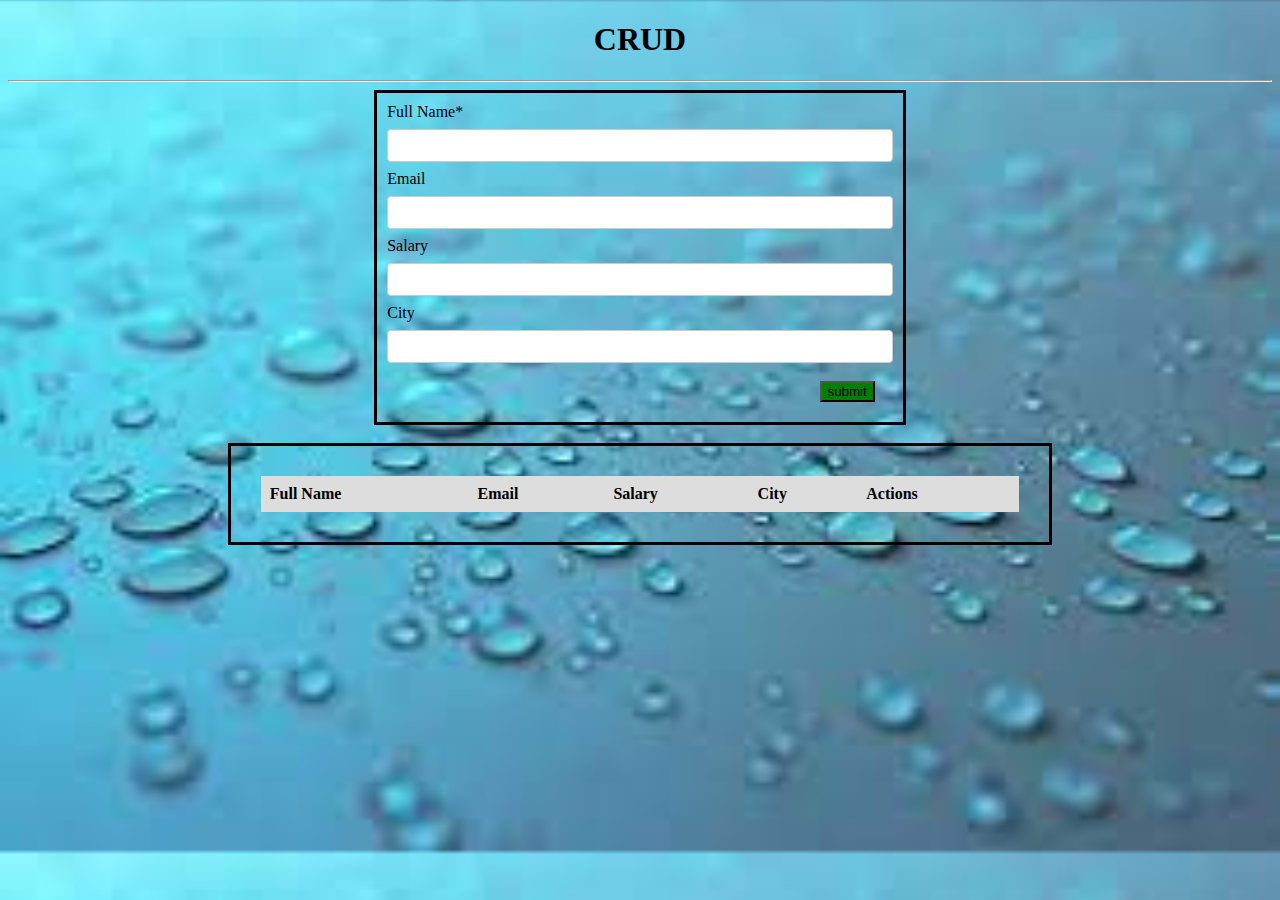
<file: index.html>
<!DOCTYPE html>
<html>

<head>
    <title>
        JavaScript CRUD Example Tutorial
    </title>
    <link rel="stylesheet" href="style.css">
</head>

<body class="pic">

	<h1><center> CRUD </center></h1>
	<hr>
			<div class="employee-form">
                <form method="post" action="post" id="form" >
                    <div>
                        <label>Full Name*</label><label class="validation-error hide" id="fullNameValidationError">This field is required.</label>
                        <input type="text" name="fullName" id="fullName">
                    </div>
                    <div>
                        <label>Email </label>
                        <input type="text" name="email" id="email">
                    </div>
                    <div>
                        <label>Salary</label>
                        <input type="text" name="salary" id="salary">
                    </div>
                    <div>
                      <label>City</label>
                      <input type="text" name="city" id="city">
                  </div>
                  <div  class="form-action-buttons">
                      <button type="submit" style="background-color: green "  >submit</button>
                  </div>
              </form>
  </div>
  <br/>
  <div class = "employees-table">
              <table class="list" id="employeeList">
                  <thead>
                      <tr>
                          <th>Full Name</th>
                          <th>Email </th>
                          <th>Salary</th>
                          <th>City</th>
                          <th>Actions</th>
                      </tr>
                  </thead>
                  <tbody id="table_body">

                  </tbody>
              </table>
      </div>
  <script src="script.js"></script>
</body>
</html>
</file>
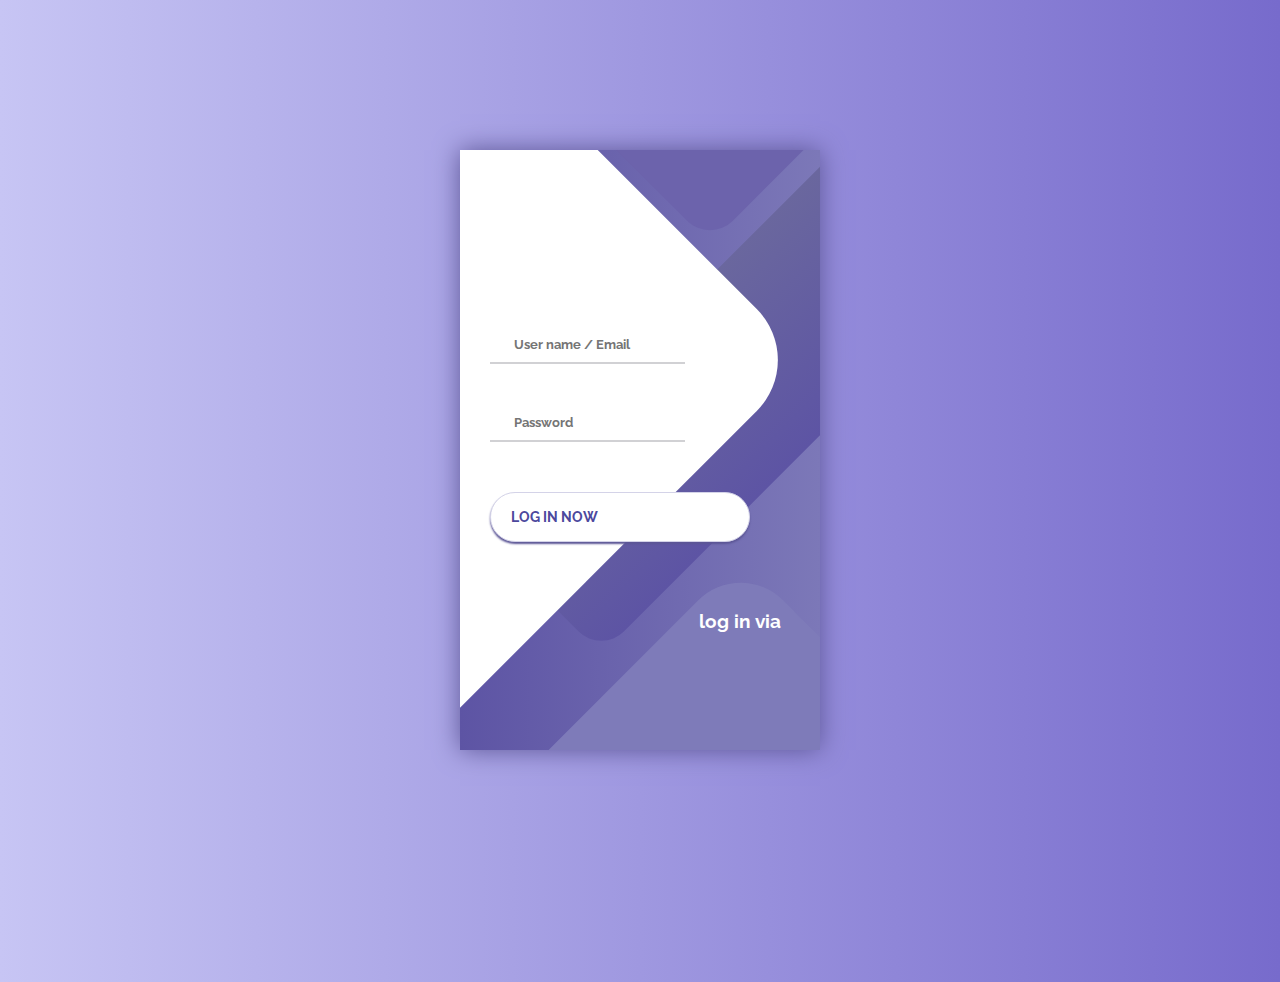
<file: login.html>
<!DOCTYPE html>
<html lang="en">
<head>
    <meta charset="UTF-8">
    <meta http-equiv="X-UA-Compatible" content="IE=edge">
    <meta name="viewport" content="width=device-width, initial-scale=1.0">
    <title>Document</title>
    <link rel="stylesheet" href="login.css">
</head>
<body>
    <div class="container">
        <div class="screen">
            <div class="screen__content">
                <form class="login">
                    <div class="login__field">
                        <i class="login__icon fas fa-user"></i>
                        <input type="text" class="login__input" placeholder="User name / Email" id="email">
                    </div>
                    <div class="login__field">
                        <i class="login__icon fas fa-lock"></i>
                        <input type="password" class="login__input" placeholder="Password" id="Password">
                    </div>
                    <button type="button" class="button login__submit" id="submit" onclick="validate()">
                        <span class="button__text">Log In Now</span>
                        <i class="button__icon fas fa-chevron-right"></i>
                    </button>				
                </form>
                <div class="social-login">
                    <h3>log in via</h3>
                    <div class="social-icons">
                        <a href="#" class="social-login__icon fab fa-instagram"></a>
                        <a href="#" class="social-login__icon fab fa-facebook"></a>
                        <a href="#" class="social-login__icon fab fa-twitter"></a>
                    </div>
                </div>
            </div>
            <div class="screen__background">
                <span class="screen__background__shape screen__background__shape4"></span>
                <span class="screen__background__shape screen__background__shape3"></span>		
                <span class="screen__background__shape screen__background__shape2"></span>
                <span class="screen__background__shape screen__background__shape1"></span>
            </div>		
        </div>
    </div>
    <script>
        var attempt = 3;
function validate(){
var email = document.getElementById("email").value;
var Password = document.getElementById("Password").value;
if ( email == "jathu9803@gmail.com" && Password == "12345678"){
alert ("Login successfully");
window.location = "index.html";
return false;
}
else{
alert("please enter your email & password");
if( attempt == 0){
document.getElementById("email").disabled = true;
document.getElementById("Password").disabled = true;
document.getElementById("submit").disabled = true;
return false;
}
}
}

        function manage(txt) {
            var bt = document.getElementById('submit');
            if (email.value != '' && Password.value != '') {
                bt.disabled = false;
            }
            else {
                bt.disabled = true;
            }
        }
    </script>
</body>
</html>
</file>
<file: style.css>
.pic{
  background-image: url([data-uri]);
  background-size: cover;
}

.employee-form {
  border-style: solid;
  padding: 10px;
  margin: auto;
  width: 40%;
}

.employees-table {
  border-style: solid;
  padding: 30px;
  margin: auto;
  width: 60%;
  
}

body > table{
  width: 80%;
}
table{
  border-collapse: collapse;
}
table.list{
  width:100%;
}

td, th {
  border: 1px solid #dddddd;
  text-align: left;
  padding: 8px;
}
tr:nth-child(even),table.list thead>tr {
  background-color: #dddddd;
}

input[type=text], input[type=number] {
  width: 100%;
  padding: 8px 20px;
  margin: 8px 0;
  display: inline-block;
  border: 1px solid #ccc;
  border-radius: 4px;
  box-sizing: border-box;
}
input[type=submit] {
  width: 30%;
  background-color: black;
  color: white;
  padding: 10px 18px;
  border: none;
  border-radius: 5px;
  cursor: pointer;
}

form div.form-action-buttons{
  text-align: right;
  padding: 10px 18px;
  
}

a{
  cursor: pointer;
  text-decoration: underline;
  color: #0000ee;
  margin-right: 4px;
}

label.validation-error{
  color:   red;
  margin-left: 5px;
}

.hide{
  display:none;
}
</file>
<file: login.css>
@import url('https://fonts.googleapis.com/css?family=Raleway:400,700');

* {
	box-sizing: border-box;
	margin: 0;
	padding: 0;	
	font-family: Raleway, sans-serif;
}

body {
	background: linear-gradient(90deg, #C7C5F4, #776BCC);		
}

.container {
	display: flex;
	align-items: center;
	justify-content: center;
	min-height: 100vh;
}

.screen {		
	background: linear-gradient(90deg, #5D54A4, #7C78B8);		
	position: relative;	
	height: 600px;
	width: 360px;	
	box-shadow: 0px 0px 24px #5C5696;
}

.screen__content {
	z-index: 1;
	position: relative;	
	height: 100%;
}

.screen__background {		
	position: absolute;
	top: 0;
	left: 0;
	right: 0;
	bottom: 0;
	z-index: 0;
	-webkit-clip-path: inset(0 0 0 0);
	clip-path: inset(0 0 0 0);	
}

.screen__background__shape {
	transform: rotate(45deg);
	position: absolute;
}

.screen__background__shape1 {
	height: 520px;
	width: 520px;
	background: #FFF;	
	top: -50px;
	right: 120px;	
	border-radius: 0 72px 0 0;
}

.screen__background__shape2 {
	height: 220px;
	width: 220px;
	background: #6C63AC;	
	top: -172px;
	right: 0;	
	border-radius: 32px;
}

.screen__background__shape3 {
	height: 540px;
	width: 190px;
	background: linear-gradient(270deg, #5D54A4, #6A679E);
	top: -24px;
	right: 0;	
	border-radius: 32px;
}

.screen__background__shape4 {
	height: 400px;
	width: 200px;
	background: #7E7BB9;	
	top: 420px;
	right: 50px;	
	border-radius: 60px;
}

.login {
	width: 320px;
	padding: 30px;
	padding-top: 156px;
}

.login__field {
	padding: 20px 0px;	
	position: relative;	
}

.login__icon {
	position: absolute;
	top: 30px;
	color: #7875B5;
}

.login__input {
	border: none;
	border-bottom: 2px solid #D1D1D4;
	background: none;
	padding: 10px;
	padding-left: 24px;
	font-weight: 700;
	width: 75%;
	transition: .2s;
}

.login__input:active,
.login__input:focus,
.login__input:hover {
	outline: none;
	border-bottom-color: #6A679E;
}

.login__submit {
	background: #fff;
	font-size: 14px;
	margin-top: 30px;
	padding: 16px 20px;
	border-radius: 26px;
	border: 1px solid #D4D3E8;
	text-transform: uppercase;
	font-weight: 700;
	display: flex;
	align-items: center;
	width: 100%;
	color: #4C489D;
	box-shadow: 0px 2px 2px #5C5696;
	cursor: pointer;
	transition: .2s;
}

.login__submit:active,
.login__submit:focus,
.login__submit:hover {
	border-color: #6A679E;
	outline: none;
}

.button__icon {
	font-size: 24px;
	margin-left: auto;
	color: #7875B5;
}

.social-login {	
	position: absolute;
	height: 140px;
	width: 160px;
	text-align: center;
	bottom: 0px;
	right: 0px;
	color: #fff;
}

.social-icons {
	display: flex;
	align-items: center;
	justify-content: center;
}

.social-login__icon {
	padding: 20px 10px;
	color: #fff;
	text-decoration: none;	
	text-shadow: 0px 0px 8px #7875B5;
}

.social-login__icon:hover {
	transform: scale(1.5);	
}
</file>
